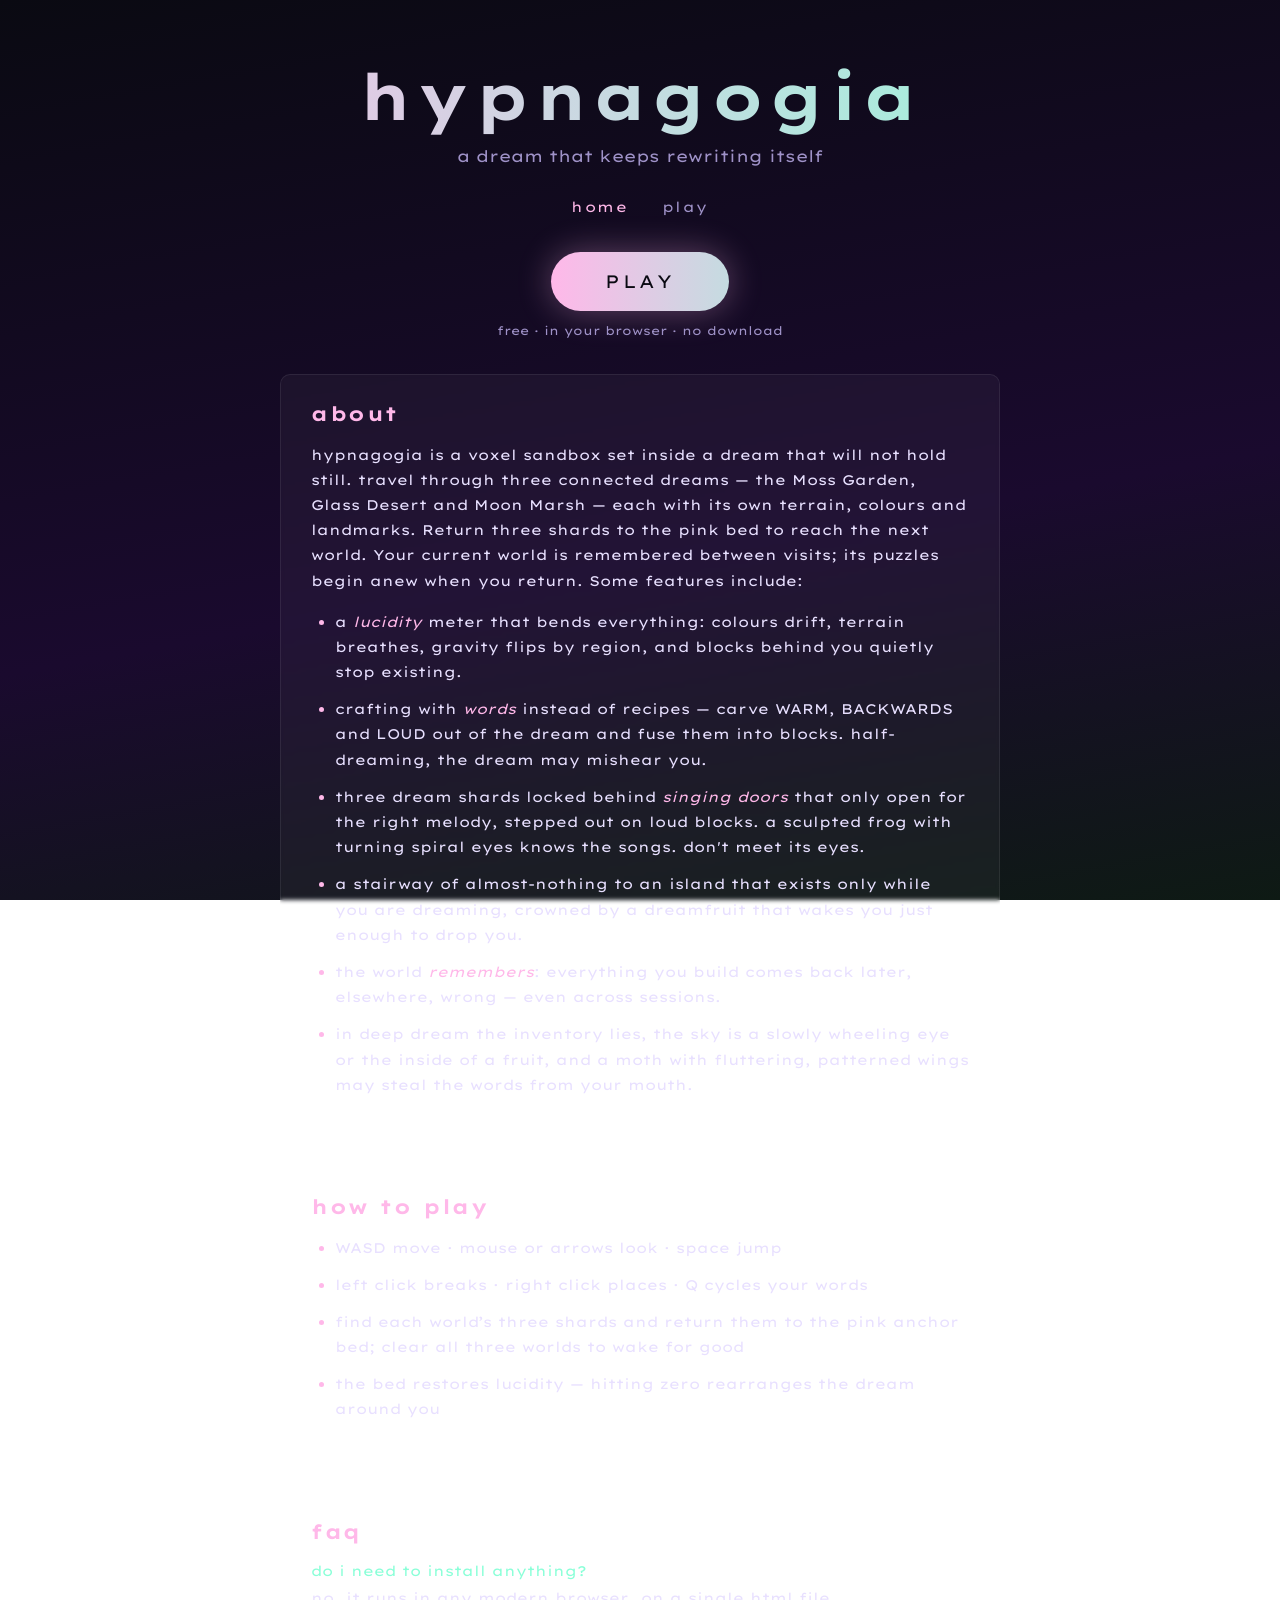
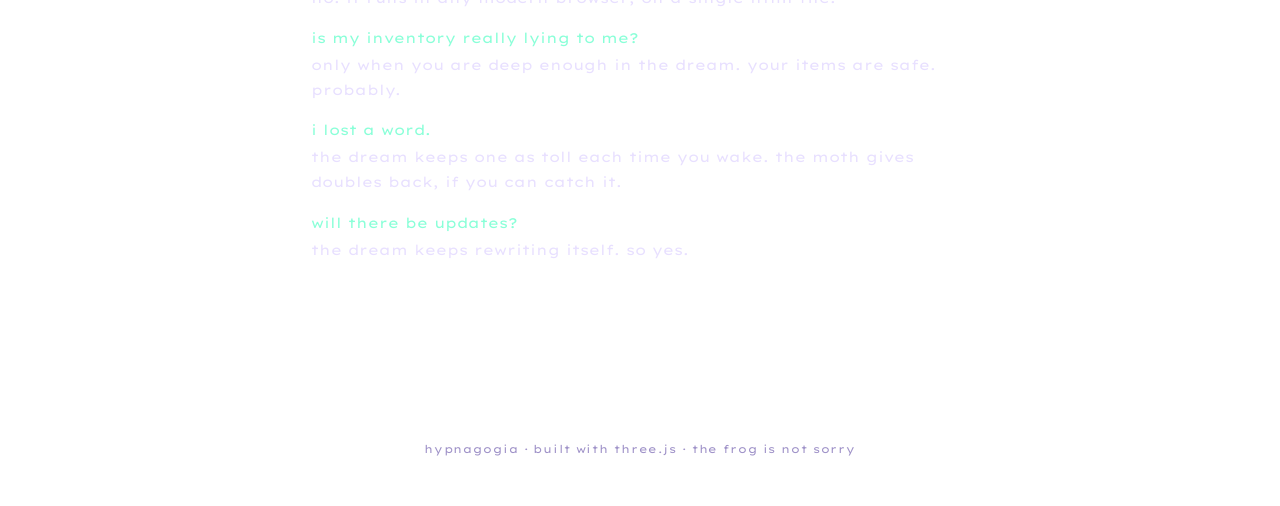
<file: index.html>
<!DOCTYPE HTML>
<html lang="en">
<head>
	<title>hypnagogia</title>
	<meta charset="utf-8" />
	<meta name="viewport" content="width=device-width, initial-scale=1" />
	<meta name="description" content="Hypnagogia: a psychedelic voxel game about a dream that keeps rewriting itself. Playable in your browser.">
	<link rel="stylesheet" href="styles.css" />
	<link rel="preconnect" href="https://fonts.googleapis.com">
	<link rel="preconnect" href="https://fonts.gstatic.com" crossorigin>
	<link href="https://fonts.googleapis.com/css2?family=Lexend+Giga:wght@100..900&display=swap" rel="stylesheet">

	<script type="application/ld+json">
	{
	"@context": "https://schema.org",
	"@type": "VideoGame",
	"name": "Hypnagogia",
	"url": "https://seowebsq.github.io/hypnagogia/",
	"description": "Hypnagogia is a psychedelic voxel sandbox about a dream that keeps rewriting itself, playable in the browser.",
	"playMode": "SinglePlayer",
	"gamePlatform": "Web Browser"
	}
	</script>
</head>
<body>
	<div class="banner">
		<h1>hypnagogia</h1>
		<p class="tagline">a dream that keeps rewriting itself</p>
	</div>

	<nav id="websiteNavigation">
		<ul>
			<li><a href="index.html" class="current">home</a></li>
			<li><a href="play.html">play</a></li>
		</ul>
	</nav>

	<main>
		<div class="playwrap">
			<a class="playbutton" href="play.html">PLAY</a>
			<p class="sub">free · in your browser · no download</p>
		</div>

		<section class="contentSection">
			<h2>about</h2>
			<p>
				hypnagogia is a voxel sandbox set inside a dream that will not hold still.
				travel through three connected dreams — the Moss Garden, Glass Desert and Moon Marsh — each with its own terrain, colours and landmarks. Return three shards to the pink bed to reach the next world. Your current world is remembered between visits; its puzzles begin anew when you return. Some features include:
			</p>
			<ul class="indented-list">
				<li>
					a <i>lucidity</i> meter that bends everything: colours drift, terrain breathes,
					gravity flips by region, and blocks behind you quietly stop existing.
				</li>
				<li>
					crafting with <i>words</i> instead of recipes — carve WARM, BACKWARDS and LOUD
					out of the dream and fuse them into blocks. half-dreaming, the dream may mishear you.
				</li>
				<li>
					three dream shards locked behind <i>singing doors</i> that only open for the right
					melody, stepped out on loud blocks. a sculpted frog with turning spiral eyes knows the songs. don't meet its eyes.
				</li>
				<li>
					a stairway of almost-nothing to an island that exists only while you are dreaming,
					crowned by a dreamfruit that wakes you just enough to drop you.
				</li>
				<li>
					the world <i>remembers</i>: everything you build comes back later, elsewhere,
					wrong — even across sessions.
				</li>
				<li>
					in deep dream the inventory lies, the sky is a slowly wheeling eye or the inside
					of a fruit, and a moth with fluttering, patterned wings may steal the words from your mouth.
				</li>
			</ul>
		</section>

		<section class="contentSection">
			<h2>how to play</h2>
			<ul class="indented-list">
				<li>WASD move · mouse or arrows look · space jump</li>
				<li>left click breaks · right click places · Q cycles your words</li>
				<li>find each world’s three shards and return them to the pink anchor bed; clear all three worlds to wake for good</li>
				<li>the bed restores lucidity — hitting zero rearranges the dream around you</li>
			</ul>
		</section>

		<section class="contentSection">
			<h2>faq</h2>
			<dl class="faq">
				<dt>do i need to install anything?</dt>
				<dd>no. it runs in any modern browser, on a single html file.</dd>
				<dt>is my inventory really lying to me?</dt>
				<dd>only when you are deep enough in the dream. your items are safe. probably.</dd>
				<dt>i lost a word.</dt>
				<dd>the dream keeps one as toll each time you wake. the moth gives doubles back, if you can catch it.</dd>
				<dt>will there be updates?</dt>
				<dd>the dream keeps rewriting itself. so yes.</dd>
			</dl>
		</section>
	</main>

	<footer>hypnagogia · built with three.js · the frog is not sorry</footer>
</body>
</html>
</file>
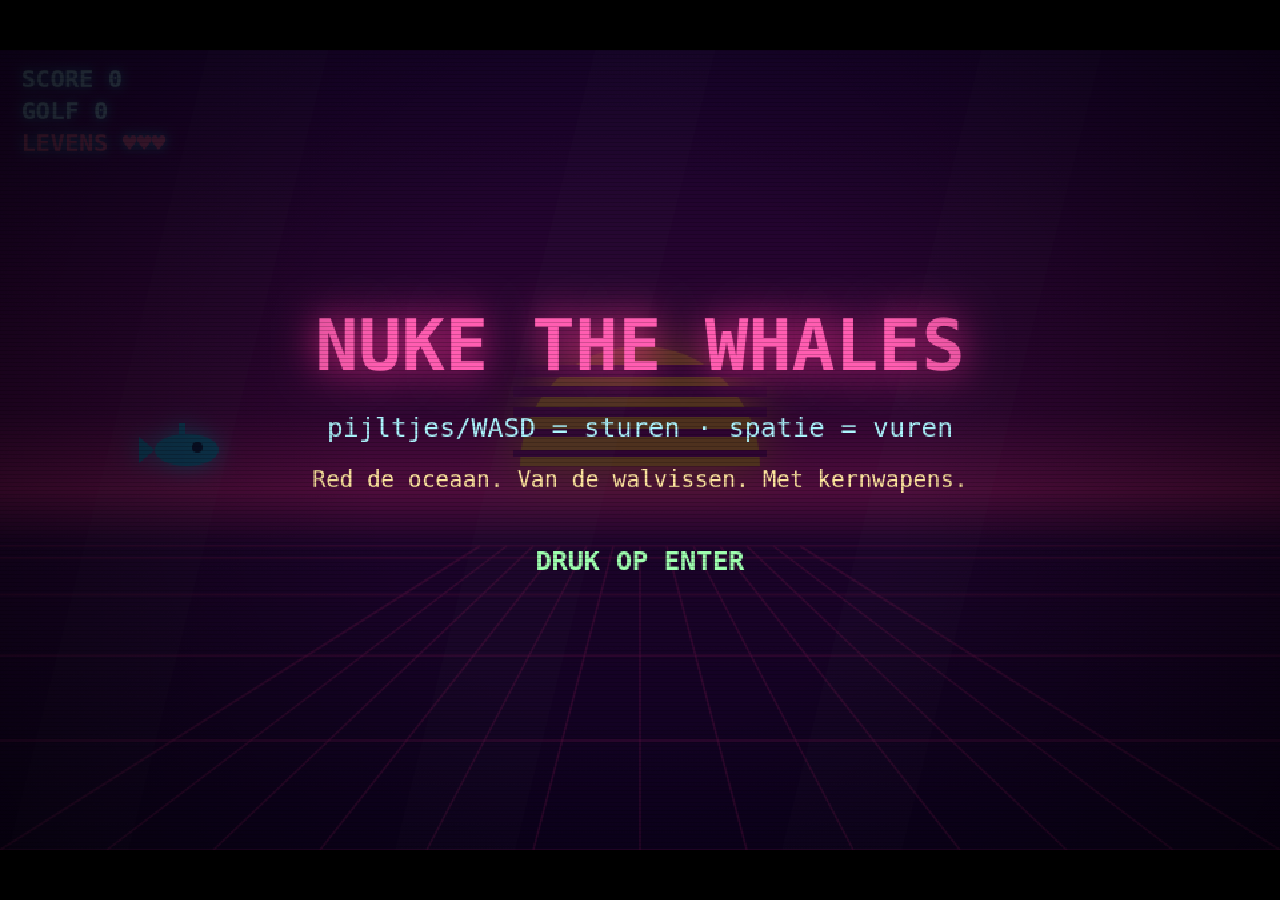
<file: nuke-the-whales.html>
<!doctype html>
<html lang="nl">
<head>
<meta charset="utf-8">
<title>Nuke the Whales</title>
<meta name="viewport" content="width=device-width, initial-scale=1">
<style>
  html, body { margin: 0; height: 100%; background: #000; overflow: hidden; }
  canvas { display: block; width: 100vw; height: 100vh; object-fit: contain; image-rendering: pixelated; }
</style>
</head>
<body>
<canvas id="c" width="960" height="600"></canvas>
<script>
'use strict';
const W = 960, H = 600;
const cv = document.getElementById('c'), ctx = cv.getContext('2d');

// ---------- state ----------
const player = { x: 140, y: 300, vx: 0, vy: 0, r: 18, inv: 0, weapon: null, wTimer: 0, fireCool: 0 };
let bullets = [], shots = [], whales = [], parts = [], pows = [], bubbles = [];
let score = 0, lives = 3, wave = 0, waveSpawn = 0, toSpawn = 0, boss = null, madT = 0;
let state = 'title'; // title | play | over | win
let quote = '', quoteT = 0, shake = 0, time = 0;
const keys = {};

const QUOTES = [
  'Elke ontploffing is een overwinning voor het milieu.',
  'De walvissen vielen ons eerst aan. Dat weet iedereen.',
  'Dit noemen wij een gecontroleerde ecologische transitie.',
  'Nevenschade bestaat niet. Alleen onverwachte winst.',
  'De oceaan was toch al nat.',
  'Wij vechten voor de vrede van de vissen.',
  'Sonar? Wij noemen het voorlichting.',
];
const DEATH_QUOTES = [
  'Een dappere investering in de voedselketen.',
  'De bemanning wist waar ze aan begon. Wij niet.',
  'Dit telt statistisch gezien niet.',
];
function admiral(t) { quote = t; quoteT = 5; }

// ---------- audio ----------
let AC = null, muted = false;
function audio() { AC ??= new AudioContext(); }
function sfx(type) {
  if (!AC || muted) return;
  const t = AC.currentTime, o = AC.createOscillator(), g = AC.createGain();
  o.connect(g); g.connect(AC.destination);
  if (type === 'shoot') {
    o.type = 'square'; o.frequency.setValueAtTime(880, t); o.frequency.exponentialRampToValueAtTime(220, t + 0.08);
    g.gain.setValueAtTime(0.05, t); g.gain.exponentialRampToValueAtTime(0.001, t + 0.1);
    o.start(t); o.stop(t + 0.1);
  } else if (type === 'boom') {
    o.type = 'sawtooth'; o.frequency.setValueAtTime(140, t); o.frequency.exponentialRampToValueAtTime(30, t + 0.4);
    g.gain.setValueAtTime(0.18, t); g.gain.exponentialRampToValueAtTime(0.001, t + 0.45);
    o.start(t); o.stop(t + 0.45);
  } else if (type === 'pow') {
    o.type = 'square';
    [523, 659, 784, 1047].forEach((f, i) => o.frequency.setValueAtTime(f, t + i * 0.07));
    g.gain.setValueAtTime(0.07, t); g.gain.setValueAtTime(0.001, t + 0.3);
    o.start(t); o.stop(t + 0.3);
  } else if (type === 'hit') {
    o.type = 'triangle'; o.frequency.setValueAtTime(90, t);
    g.gain.setValueAtTime(0.2, t); g.gain.exponentialRampToValueAtTime(0.001, t + 0.25);
    o.start(t); o.stop(t + 0.25);
  }
}
// synthwave loop: bass + arp, scheduled ahead
let beat = 0, nextNote = 0;
const BASS = [55, 55, 65.4, 49];           // A1 A1 C2 G1
const ARP = [220, 261.6, 329.6, 440];      // A3 C4 E4 A4
function music() {
  if (!AC || muted) return;
  while (nextNote < AC.currentTime + 0.25) {
    const t = nextNote, b = beat % 16;
    if (b % 4 === 0) { // bass, eighth feel
      const o = AC.createOscillator(), g = AC.createGain(), f = AC.createBiquadFilter();
      o.type = 'sawtooth'; o.frequency.value = BASS[(b / 4) | 0];
      f.type = 'lowpass'; f.frequency.value = 400;
      o.connect(f); f.connect(g); g.connect(AC.destination);
      g.gain.setValueAtTime(0.12, t); g.gain.exponentialRampToValueAtTime(0.01, t + 0.24);
      o.start(t); o.stop(t + 0.25);
    }
    { // arp sixteenths
      const o = AC.createOscillator(), g = AC.createGain();
      o.type = 'square'; o.frequency.value = ARP[b % 4] * (b >= 8 ? 1.5 : 1);
      o.connect(g); g.connect(AC.destination);
      g.gain.setValueAtTime(0.025, t); g.gain.exponentialRampToValueAtTime(0.001, t + 0.12);
      o.start(t); o.stop(t + 0.13);
    }
    nextNote += 60 / 110 / 4; beat++;
  }
}
setInterval(music, 100);

// ---------- entities ----------
function spawnWave() {
  wave++;
  if (wave === 5) { spawnBoss(); return; }
  toSpawn = 3 + wave * 2;
  waveSpawn = 0;
  admiral(QUOTES[(Math.random() * QUOTES.length) | 0]);
}
function spawnWhale() {
  const big = Math.random() < 0.2;
  whales.push({
    x: W + 60, y: 80 + Math.random() * (H - 200), r: big ? 42 : 30,
    hp: (big ? 5 : 2) + ((wave / 2) | 0), big,
    px: 500 + Math.random() * 360,                 // patrol column
    ph: Math.random() * 7, shoot: 1 + Math.random() * 2.5,
    hue: 285 + Math.random() * 40,
  });
}
function spawnBoss() {
  boss = { x: W + 200, y: H / 2, r: 95, hp: 150, maxHp: 150, ph: 0, shoot: 2, laserT: 0, laserY: 0, phase: 0 };
  admiral('MOBY DICK CHENEY nadert. Defensiebudget: $600 mld.');
}
function explode(x, y, n, hue) {
  for (let i = 0; i < n; i++) {
    const a = Math.random() * Math.PI * 2, s = 40 + Math.random() * 180;
    parts.push({ x, y, vx: Math.cos(a) * s, vy: Math.sin(a) * s, life: 0.5 + Math.random() * 0.5, hue: hue ?? 110 });
  }
  shake = Math.min(14, shake + n * 0.4);
  sfx('boom');
}
function dropPow(x, y) {
  if (Math.random() > 0.22) return;
  const kind = ['R', 'D', 'M'][(Math.random() * 3) | 0];
  pows.push({ x, y, kind, t: 0 });
}
function killWhale(w, i) {
  whales.splice(i, 1);
  score += 100 * wave;
  explode(w.x, w.y, 24);
  dropPow(w.x, w.y);
}
function hitPlayer() {
  if (player.inv > 0 || madT > 0) return;
  lives--;
  explode(player.x, player.y, 30, 180);
  sfx('hit');
  admiral(DEATH_QUOTES[(Math.random() * DEATH_QUOTES.length) | 0]);
  if (lives <= 0) { state = 'over'; admiral('Missie volbracht. Stuur de factuur naar de natuur.'); return; }
  player.x = 140; player.y = H / 2; player.inv = 2.5;
  player.weapon = null;
}

// ---------- update ----------
function fire() {
  if (player.fireCool > 0) return;
  const { x, y } = player;
  if (player.weapon === 'R') {               // Reagan Ray: continuous piercing beam, handled in update
    player.fireCool = 0;
  } else if (player.weapon === 'D') {        // Disco Torpedo: 3-way rainbow spread
    for (const a of [-0.22, 0, 0.22])
      bullets.push({ x: x + 20, y, vx: Math.cos(a) * 520, vy: Math.sin(a) * 520, disco: true });
    player.fireCool = 0.18; sfx('shoot');
  } else {
    bullets.push({ x: x + 20, y, vx: 520, vy: 0 });
    player.fireCool = 0.22; sfx('shoot');
  }
}
function update(dt) {
  time += dt;
  if (state !== 'play') return;
  quoteT -= dt; shake = Math.max(0, shake - 40 * dt);
  player.inv -= dt; player.fireCool -= dt;
  if (player.weapon && (player.wTimer -= dt) <= 0) player.weapon = null;

  // player movement
  const sp = 300;
  player.vx = ((keys.ArrowRight || keys.KeyD) ? 1 : 0) - ((keys.ArrowLeft || keys.KeyA) ? 1 : 0);
  player.vy = ((keys.ArrowDown || keys.KeyS) ? 1 : 0) - ((keys.ArrowUp || keys.KeyW) ? 1 : 0);
  player.x = Math.max(30, Math.min(W - 30, player.x + player.vx * sp * dt));
  player.y = Math.max(30, Math.min(H - 60, player.y + player.vy * sp * dt));
  if (keys.Space || keys.KeyX) fire();

  // Reagan Ray: damage everything on the beam line
  if (player.weapon === 'R' && (keys.Space || keys.KeyX)) {
    for (let i = whales.length - 1; i >= 0; i--) {
      const w = whales[i];
      if (w.x > player.x && Math.abs(w.y - player.y) < w.r) {
        w.hp -= 14 * dt;
        if (w.hp <= 0) killWhale(w, i);
      }
    }
    if (boss && boss.x > player.x && Math.abs(boss.y - player.y) < boss.r) boss.hp -= 10 * dt;
    for (let i = shots.length - 1; i >= 0; i--)
      if (shots[i].x > player.x && Math.abs(shots[i].y - player.y) < 10) { explode(shots[i].x, shots[i].y, 4); shots.splice(i, 1); score += 10; }
  }

  // wave spawning
  if (!boss && toSpawn > 0 && (waveSpawn -= dt) <= 0) { waveSpawn = 0.9; toSpawn--; spawnWhale(); }
  if (!boss && toSpawn <= 0 && whales.length === 0) spawnWave();

  // whales
  for (let i = whales.length - 1; i >= 0; i--) {
    const w = whales[i];
    w.ph += dt;
    if (w.x > w.px) w.x -= (60 + wave * 8) * dt;
    w.y += Math.sin(w.ph * 1.6) * 40 * dt;
    if ((w.shoot -= dt) <= 0) {
      w.shoot = 2.2 + Math.random() * 2.5 - wave * 0.1;
      const a = Math.atan2(player.y - w.y, player.x - w.x);
      shots.push({ x: w.x - w.r, y: w.y, vx: Math.cos(a) * 170, vy: Math.sin(a) * 170, hom: 0.9 });
      sfx('shoot');
    }
    if (Math.hypot(w.x - player.x, w.y - player.y) < w.r + player.r) hitPlayer();
  }

  // boss
  if (boss) {
    boss.ph += dt;
    if (boss.x > 740) boss.x -= 70 * dt;
    boss.y = H / 2 + Math.sin(boss.ph * 0.7) * 170;
    const rate = boss.hp < boss.maxHp / 2 ? 1.3 : 2.2;
    if ((boss.shoot -= dt) <= 0) {
      boss.shoot = rate;
      for (const off of [-0.35, 0, 0.35]) {
        const a = Math.atan2(player.y - boss.y, player.x - boss.x) + off;
        shots.push({ x: boss.x - boss.r, y: boss.y, vx: Math.cos(a) * 200, vy: Math.sin(a) * 200, hom: 0.4 });
      }
      sfx('shoot');
    }
    boss.laserT -= dt;
    if (boss.laserT < -6) { boss.laserT = 0.9; boss.laserY = player.y; } // telegraph 0.9s, then fire
    if (boss.laserT > 0 && boss.laserT - dt <= 0) {                     // beam moment
      explode(boss.x - boss.r, boss.laserY, 6, 0);
      if (Math.abs(player.y - boss.laserY) < 26 && player.x < boss.x) hitPlayer();
      boss.laserT = -0.5; // short active flash drawn below
    }
    if (Math.hypot(boss.x - player.x, boss.y - player.y) < boss.r + player.r) hitPlayer();
    if (boss.hp <= 0) {
      explode(boss.x, boss.y, 120, 110); explode(boss.x, boss.y, 60, 300);
      score += 10000; boss = null; state = 'win';
      admiral('Het milieu is eindelijk veilig. Voor ons.');
    }
  }

  // bullets
  for (let i = bullets.length - 1; i >= 0; i--) {
    const b = bullets[i];
    b.x += b.vx * dt; b.y += b.vy * dt;
    if (b.x > W + 20 || b.y < -20 || b.y > H + 20) { bullets.splice(i, 1); continue; }
    let hit = false;
    for (let j = whales.length - 1; j >= 0; j--) {
      const w = whales[j];
      if (Math.hypot(b.x - w.x, b.y - w.y) < w.r) {
        w.hp -= 1; hit = true;
        parts.push({ x: b.x, y: b.y, vx: 60, vy: 0, life: 0.2, hue: 110 });
        if (w.hp <= 0) killWhale(w, j);
        break;
      }
    }
    if (!hit && boss && Math.hypot(b.x - boss.x, b.y - boss.y) < boss.r) { boss.hp -= 1; hit = true; parts.push({ x: b.x, y: b.y, vx: 60, vy: 0, life: 0.2, hue: 110 }); }
    if (!hit) for (let j = shots.length - 1; j >= 0; j--) {
      if (Math.hypot(b.x - shots[j].x, b.y - shots[j].y) < 12) { explode(shots[j].x, shots[j].y, 4); shots.splice(j, 1); score += 10; hit = true; break; }
    }
    if (hit) bullets.splice(i, 1);
  }

  // enemy missiles (slightly homing)
  for (let i = shots.length - 1; i >= 0; i--) {
    const s = shots[i];
    if (s.hom) {
      const a = Math.atan2(player.y - s.y, player.x - s.x);
      const cur = Math.atan2(s.vy, s.vx);
      let d = a - cur; while (d > Math.PI) d -= 2 * Math.PI; while (d < -Math.PI) d += 2 * Math.PI;
      const na = cur + Math.max(-s.hom * dt, Math.min(s.hom * dt, d));
      const v = Math.hypot(s.vx, s.vy);
      s.vx = Math.cos(na) * v; s.vy = Math.sin(na) * v;
    }
    s.x += s.vx * dt; s.y += s.vy * dt;
    if (s.x < -30 || s.x > W + 30 || s.y < -30 || s.y > H + 30) { shots.splice(i, 1); continue; }
    if (Math.hypot(s.x - player.x, s.y - player.y) < player.r + 6) { shots.splice(i, 1); hitPlayer(); }
  }

  // powerups
  for (let i = pows.length - 1; i >= 0; i--) {
    const p = pows[i];
    p.t += dt; p.y += Math.sin(p.t * 3) * 20 * dt; p.x -= 40 * dt;
    if (p.x < -20) { pows.splice(i, 1); continue; }
    if (Math.hypot(p.x - player.x, p.y - player.y) < player.r + 14) {
      pows.splice(i, 1); sfx('pow');
      if (p.kind === 'M') {               // Mutually Assured Disco
        madT = 1.6;
        admiral('MUTUALLY ASSURED DISCO. Iedereen danst. Niemand wint.');
        for (let j = whales.length - 1; j >= 0; j--) { score += 100 * wave; explode(whales[j].x, whales[j].y, 18, (j * 40) % 360); }
        whales.length = 0; shots.length = 0;
        if (boss) { boss.hp -= 30; explode(boss.x, boss.y, 30, 300); }
      } else {
        player.weapon = p.kind; player.wTimer = 9;
        admiral(p.kind === 'R' ? 'REAGAN RAY: vertrouw ons, het is wetenschap.' : 'DISCO TORPEDO: drie keer raak, één keer funky.');
      }
    }
  }
  madT -= dt;

  // particles & bubbles
  for (let i = parts.length - 1; i >= 0; i--) {
    const p = parts[i];
    p.x += p.vx * dt; p.y += p.vy * dt; p.vy -= 30 * dt; p.life -= dt;
    if (p.life <= 0) parts.splice(i, 1);
  }
  if (Math.random() < dt * 8) bubbles.push({ x: Math.random() * W, y: H + 10, s: 2 + Math.random() * 4, v: 25 + Math.random() * 40 });
  for (let i = bubbles.length - 1; i >= 0; i--) { bubbles[i].y -= bubbles[i].v * dt; if (bubbles[i].y < -10) bubbles.splice(i, 1); }
}

// ---------- drawing ----------
function neon(color, blur) { ctx.shadowColor = color; ctx.shadowBlur = blur; }
function drawBG() {
  const g = ctx.createLinearGradient(0, 0, 0, H);
  g.addColorStop(0, '#3d0a5e'); g.addColorStop(0.45, '#8e1370'); g.addColorStop(0.55, '#ff2d95'); g.addColorStop(0.62, '#4a0d55'); g.addColorStop(1, '#14032b');
  ctx.fillStyle = g; ctx.fillRect(0, 0, W, H);
  // synth sun, drowned
  neon('#ff9e2d', 40);
  ctx.fillStyle = '#ffb02d';
  ctx.beginPath(); ctx.arc(W / 2, H * 0.52, 90, Math.PI, 0); ctx.fill();
  ctx.shadowBlur = 0;
  ctx.fillStyle = '#8e1370';
  for (let i = 0; i < 5; i++) ctx.fillRect(W / 2 - 95, H * 0.52 - 12 - i * 16, 190, 5 + i);
  // grid floor
  ctx.strokeStyle = 'rgba(255,45,149,0.5)'; ctx.lineWidth = 1.5;
  for (let i = 0; i <= 12; i++) {
    const x = (i / 12) * W;
    ctx.beginPath(); ctx.moveTo(W / 2 + (x - W / 2) * 0.25, H * 0.62); ctx.lineTo(x, H); ctx.stroke();
  }
  for (let i = 0; i < 6; i++) {
    const y = H * 0.62 + (i / 5) ** 2 * (H * 0.38);
    ctx.beginPath(); ctx.moveTo(0, y); ctx.lineTo(W, y); ctx.stroke();
  }
  // light shafts
  ctx.fillStyle = 'rgba(255,255,255,0.045)';
  for (let i = 0; i < 4; i++) {
    const x = ((i * 290 + time * 12) % (W + 300)) - 150;
    ctx.beginPath(); ctx.moveTo(x, 0); ctx.lineTo(x + 90, 0); ctx.lineTo(x - 60, H); ctx.lineTo(x - 150, H); ctx.fill();
  }
  ctx.fillStyle = 'rgba(255,255,255,0.25)';
  for (const b of bubbles) { ctx.beginPath(); ctx.arc(b.x, b.y, b.s, 0, 7); ctx.fill(); }
}
function drawSub() {
  if (player.inv > 0 && state === 'play' && ((time * 10) | 0) % 2) return; // blink
  const { x, y } = player;
  neon('#2de8ff', 18);
  ctx.fillStyle = '#19c8e6';
  ctx.beginPath(); ctx.ellipse(x, y, 24, 12, 0, 0, 7); ctx.fill();
  ctx.fillRect(x - 6, y - 20, 5, 10);                         // periscope
  ctx.beginPath(); ctx.moveTo(x - 24, y); ctx.lineTo(x - 36, y - 10); ctx.lineTo(x - 36, y + 10); ctx.fill(); // tail fin
  ctx.shadowBlur = 0;
  ctx.fillStyle = '#063a4a';
  ctx.beginPath(); ctx.arc(x + 8, y - 2, 4, 0, 7); ctx.fill(); // porthole
  if (player.weapon === 'R' && (keys.Space || keys.KeyX) && state === 'play') {
    neon('#ff4040', 22);
    const g = ctx.createLinearGradient(x, 0, W, 0);
    g.addColorStop(0, 'rgba(255,80,80,0.95)'); g.addColorStop(1, 'rgba(255,80,80,0.4)');
    ctx.fillStyle = g; ctx.fillRect(x + 20, y - 4, W - x, 8);
    ctx.shadowBlur = 0;
  }
}
function drawWhale(w, isBoss) {
  const flap = Math.sin(w.ph * 5) * 0.4;
  neon(isBoss ? '#b0b8c8' : `hsl(${w.hue}, 90%, 60%)`, 16);
  ctx.fillStyle = isBoss ? '#78808f' : `hsl(${w.hue}, 70%, 48%)`;
  ctx.beginPath(); ctx.ellipse(w.x, w.y, w.r * 1.25, w.r * 0.72, 0, 0, 7); ctx.fill();
  // tail
  ctx.beginPath();
  ctx.moveTo(w.x + w.r * 1.15, w.y);
  ctx.lineTo(w.x + w.r * 1.8, w.y - w.r * (0.55 + flap));
  ctx.lineTo(w.x + w.r * 1.8, w.y + w.r * (0.55 - flap));
  ctx.fill();
  ctx.shadowBlur = 0;
  // robot panel + rivets
  ctx.strokeStyle = 'rgba(0,0,0,0.45)'; ctx.lineWidth = 2;
  ctx.beginPath(); ctx.moveTo(w.x - w.r * 0.9, w.y + w.r * 0.1); ctx.lineTo(w.x + w.r * 0.9, w.y + w.r * 0.1); ctx.stroke();
  ctx.fillStyle = 'rgba(0,0,0,0.5)';
  for (let i = -2; i <= 2; i++) { ctx.beginPath(); ctx.arc(w.x + i * w.r * 0.4, w.y + w.r * 0.3, 2.5, 0, 7); ctx.fill(); }
  // red robot eye
  neon('#ff2020', 12);
  ctx.fillStyle = '#ff3030';
  ctx.beginPath(); ctx.arc(w.x - w.r * 0.8, w.y - w.r * 0.15, isBoss ? 9 : 5, 0, 7); ctx.fill();
  ctx.shadowBlur = 0;
  if (isBoss) { // monocle + dollar blowhole
    ctx.strokeStyle = '#ffd700'; ctx.lineWidth = 3;
    ctx.beginPath(); ctx.arc(w.x - w.r * 0.8, w.y - w.r * 0.15, 15, 0, 7); ctx.stroke();
    ctx.fillStyle = '#9fffb0'; ctx.font = 'bold 22px monospace'; ctx.textAlign = 'center';
    ctx.fillText('$', w.x - w.r * 0.2, w.y - w.r * 0.55);
  }
}
function drawHUD() {
  ctx.textAlign = 'left'; ctx.font = 'bold 18px monospace';
  neon('#2de8ff', 8); ctx.fillStyle = '#aef6ff';
  ctx.fillText('SCORE ' + score, 16, 28);
  ctx.fillText('GOLF ' + wave, 16, 52);
  ctx.fillStyle = '#ff6e9e';
  ctx.fillText('LEVENS ' + '♥'.repeat(Math.max(0, lives)), 16, 76);
  if (player.weapon) {
    ctx.fillStyle = '#9fffb0';
    ctx.fillText((player.weapon === 'R' ? 'REAGAN RAY ' : 'DISCO TORPEDO ') + Math.ceil(player.wTimer), 16, 100);
  }
  ctx.shadowBlur = 0;
  if (boss) { // defensiebudget bar
    ctx.textAlign = 'center'; ctx.font = 'bold 14px monospace';
    ctx.fillStyle = '#fff'; ctx.fillText('MOBY DICK CHENEY — DEFENSIEBUDGET: $' + Math.max(0, Math.ceil(boss.hp * 4)) + ' MLD', W / 2, 24);
    ctx.fillStyle = '#400'; ctx.fillRect(W / 2 - 200, 32, 400, 12);
    ctx.fillStyle = '#ffd700'; ctx.fillRect(W / 2 - 200, 32, 400 * Math.max(0, boss.hp / boss.maxHp), 12);
  }
  if (quoteT > 0) {
    ctx.textAlign = 'center'; ctx.font = 'bold 17px monospace';
    ctx.fillStyle = `rgba(255,230,160,${Math.min(1, quoteT)})`;
    ctx.fillText('ADMIRAAL: “' + quote + '”', W / 2, H - 24);
  }
}
function drawOverlay(title, sub1, sub2) {
  ctx.fillStyle = 'rgba(10,0,25,0.72)'; ctx.fillRect(0, 0, W, H);
  ctx.textAlign = 'center';
  neon('#ff2d95', 30);
  ctx.fillStyle = '#ff5db1'; ctx.font = 'bold 54px monospace';
  ctx.fillText(title, W / 2, H / 2 - 60);
  ctx.shadowBlur = 0;
  ctx.fillStyle = '#aef6ff'; ctx.font = '20px monospace';
  ctx.fillText(sub1, W / 2, H / 2 - 10);
  ctx.fillStyle = '#ffe6a0'; ctx.font = '17px monospace';
  ctx.fillText(sub2, W / 2, H / 2 + 28);
  ctx.fillStyle = '#9fffb0'; ctx.font = 'bold 20px monospace';
  ctx.fillText(state === 'title' ? 'DRUK OP ENTER' : 'ENTER = OPNIEUW', W / 2, H / 2 + 90);
}
function draw() {
  ctx.save();
  if (shake > 0) ctx.translate((Math.random() - 0.5) * shake, (Math.random() - 0.5) * shake);
  drawBG();
  // powerups
  for (const p of pows) {
    neon('#9fffb0', 14);
    ctx.fillStyle = p.kind === 'M' ? `hsl(${(time * 300) % 360},90%,65%)` : '#39e87a';
    ctx.beginPath(); ctx.arc(p.x, p.y, 13, 0, 7); ctx.fill();
    ctx.shadowBlur = 0;
    ctx.fillStyle = '#06260e'; ctx.font = 'bold 15px monospace'; ctx.textAlign = 'center';
    ctx.fillText(p.kind, p.x, p.y + 5);
  }
  // bullets
  for (const b of bullets) {
    neon(b.disco ? `hsl(${(time * 500) % 360},100%,60%)` : '#2de8ff', 10);
    ctx.fillStyle = b.disco ? `hsl(${(time * 500) % 360},100%,70%)` : '#bdf6ff';
    ctx.fillRect(b.x - 8, b.y - 2, 16, 4);
  }
  // enemy missiles
  for (const s of shots) {
    neon('#ff4040', 12);
    ctx.fillStyle = '#ff7050';
    ctx.save(); ctx.translate(s.x, s.y); ctx.rotate(Math.atan2(s.vy, s.vx));
    ctx.fillRect(-9, -3, 18, 6);
    ctx.fillStyle = '#ffd040'; ctx.fillRect(-13, -2, 4, 4); // exhaust
    ctx.restore();
  }
  ctx.shadowBlur = 0;
  for (const w of whales) drawWhale(w, false);
  if (boss) {
    drawWhale(boss, true);
    if (boss.laserT > 0) { // telegraph line
      ctx.strokeStyle = `rgba(255,60,60,${0.3 + 0.5 * Math.sin(time * 30)})`; ctx.lineWidth = 3;
      ctx.setLineDash([12, 10]);
      ctx.beginPath(); ctx.moveTo(0, boss.laserY); ctx.lineTo(boss.x - boss.r, boss.laserY); ctx.stroke();
      ctx.setLineDash([]);
    } else if (boss.laserT > -0.5) { // active beam flash
      neon('#ff3030', 25); ctx.fillStyle = 'rgba(255,70,70,0.9)';
      ctx.fillRect(0, boss.laserY - 12, boss.x - boss.r, 24);
      ctx.shadowBlur = 0;
    }
  }
  drawSub();
  // toxic green particles
  for (const p of parts) {
    neon(`hsl(${p.hue},100%,60%)`, 12);
    ctx.fillStyle = `hsla(${p.hue},100%,62%,${Math.min(1, p.life * 2)})`;
    ctx.beginPath(); ctx.arc(p.x, p.y, 3.2, 0, 7); ctx.fill();
  }
  ctx.shadowBlur = 0;
  // Mutually Assured Disco
  if (madT > 0) {
    ctx.fillStyle = `hsla(${(time * 700) % 360},100%,60%,0.16)`; ctx.fillRect(0, 0, W, H);
    neon('#fff', 30); ctx.fillStyle = '#e8e8f8';
    ctx.beginPath(); ctx.arc(W / 2, 110, 34, 0, 7); ctx.fill();
    ctx.shadowBlur = 0;
    for (let i = 0; i < 10; i++) { // mirror ball rays
      const a = i / 10 * Math.PI * 2 + time * 3;
      ctx.strokeStyle = `hsla(${i * 36},100%,65%,0.5)`; ctx.lineWidth = 4;
      ctx.beginPath(); ctx.moveTo(W / 2, 110); ctx.lineTo(W / 2 + Math.cos(a) * 900, 110 + Math.sin(a) * 900); ctx.stroke();
    }
  }
  drawHUD();
  if (state === 'title') drawOverlay('NUKE THE WHALES', 'pijltjes/WASD = sturen · spatie = vuren', 'Red de oceaan. Van de walvissen. Met kernwapens.');
  if (state === 'over') drawOverlay('GAME OVER', 'SCORE: ' + score, 'ADMIRAAL: “Missie volbracht. Stuur de factuur naar de natuur.”');
  if (state === 'win') drawOverlay('OVERWINNING', 'SCORE: ' + score, 'Het milieu is eindelijk veilig. Voor ons.');
  ctx.restore();
  // CRT: scanlines + vignette + flicker
  ctx.fillStyle = 'rgba(0,0,0,0.18)';
  for (let y = 0; y < H; y += 3) ctx.fillRect(0, y, W, 1);
  const v = ctx.createRadialGradient(W / 2, H / 2, H / 3, W / 2, H / 2, H * 0.95);
  v.addColorStop(0, 'rgba(0,0,0,0)'); v.addColorStop(1, 'rgba(0,0,0,0.55)');
  ctx.fillStyle = v; ctx.fillRect(0, 0, W, H);
  if (((time * 60) | 0) % 47 === 0) { ctx.fillStyle = 'rgba(255,255,255,0.03)'; ctx.fillRect(0, 0, W, H); }
}

// ---------- input & loop ----------
function reset() {
  score = 0; lives = 3; wave = 0; toSpawn = 0;
  bullets = []; shots = []; whales = []; pows = []; boss = null; madT = 0;
  player.x = 140; player.y = H / 2; player.inv = 2; player.weapon = null;
  state = 'play';
  spawnWave();
}
addEventListener('keydown', e => {
  keys[e.code] = true;
  if (['Space', 'ArrowUp', 'ArrowDown', 'ArrowLeft', 'ArrowRight'].includes(e.code)) e.preventDefault();
  audio();
  if (e.code === 'Enter' && state !== 'play') reset();
  if (e.code === 'KeyP' && state === 'play') state = 'pause';
  else if (e.code === 'KeyP' && state === 'pause') state = 'play';
  if (e.code === 'KeyN') muted = !muted;
});
addEventListener('keyup', e => keys[e.code] = false);
addEventListener('pointerdown', () => { audio(); if (state !== 'play' && state !== 'pause') reset(); });

let last = 0;
function loop(t) {
  requestAnimationFrame(loop);
  const dt = Math.min(0.05, (t - last) / 1000 || 0.016);
  last = t;
  if (state !== 'pause') update(dt);
  draw();
  if (state === 'pause') {
    ctx.textAlign = 'center'; ctx.fillStyle = '#fff'; ctx.font = 'bold 30px monospace';
    ctx.fillText('PAUZE', W / 2, H / 2);
  }
}
requestAnimationFrame(loop);

// ponytail: console-test handle — frame-independent stepping
window.DBG = {
  player, get whales() { return whales; }, get boss() { return boss; }, get shots() { return shots; },
  get pows() { return pows; }, get state() { return state; }, set state(s) { state = s; },
  get score() { return score; }, get lives() { return lives; }, get wave() { return wave; },
  keys, reset, spawnBoss: () => { whales.length = 0; toSpawn = 0; spawnBoss(); },
  pow(kind) { pows.push({ x: player.x + 1, y: player.y, kind, t: 0 }); },
  step(n, dt = 1 / 60) { for (let i = 0; i < n; i++) update(dt); },
  get quote() { return quote; },
};
</script>
</body>
</html>
</file>
<file: styles.css>
:root {
  --ink: #e8e0ff;
  --dim: #9f92c8;
  --bg0: #0a0a12;
  --bg1: #1a0a2e;
  --accent: #ffb8e9;
  --accent2: #8affd8;
}

* { box-sizing: border-box; }

html, body {
  margin: 0;
  color: var(--ink);
  font-family: 'Lexend Giga', monospace, sans-serif;
  background: linear-gradient(170deg, var(--bg0), var(--bg1) 60%, #0e1a14);
  background-attachment: fixed;
  min-height: 100%;
}

.banner {
  text-align: center;
  padding: 56px 16px 8px;
}
.banner h1 {
  margin: 0;
  font-size: clamp(28px, 7vw, 64px);
  font-weight: 700;
  letter-spacing: 0.06em;
  background: linear-gradient(90deg, #ffb8e9, #8affd8, #b8c9ff, #ffe9a8, #ffb8e9);
  background-size: 400% 100%;
  -webkit-background-clip: text;
  background-clip: text;
  color: transparent;
  animation: drift 14s linear infinite;
}
.banner p.tagline {
  color: var(--dim);
  margin: 10px 0 0;
  font-size: clamp(12px, 2.4vw, 16px);
}
@keyframes drift { to { background-position: 400% 0; } }

nav#websiteNavigation { text-align: center; margin: 22px 0; }
nav#websiteNavigation ul { list-style: none; padding: 0; margin: 0; }
nav#websiteNavigation li { display: inline-block; margin: 0 14px; }
nav#websiteNavigation a {
  color: var(--dim);
  text-decoration: none;
  font-size: 14px;
  letter-spacing: 0.1em;
}
nav#websiteNavigation a.current, nav#websiteNavigation a:hover { color: var(--accent); }

main { max-width: 760px; margin: 0 auto; padding: 0 20px 80px; }

.contentSection {
  background: #ffffff0a;
  border: 1px solid #ffffff14;
  border-radius: 10px;
  padding: 26px 30px;
  margin: 26px 0;
  backdrop-filter: blur(2px);
}
.contentSection h2 {
  margin-top: 0;
  font-size: 20px;
  letter-spacing: 0.08em;
  color: var(--accent);
}
.contentSection p, .contentSection li {
  font-size: 14px;
  line-height: 1.8;
  color: var(--ink);
}
.contentSection a { color: var(--accent2); }
ul.indented-list { padding-left: 24px; }
ul.indented-list li { margin-bottom: 12px; }
ul.indented-list li::marker { color: var(--accent); }
.contentSection i { color: var(--accent); font-style: italic; }

.playwrap { text-align: center; margin: 36px 0; }
a.playbutton {
  display: inline-block;
  padding: 18px 54px;
  font-family: inherit;
  font-size: 18px;
  letter-spacing: 0.14em;
  text-decoration: none;
  color: var(--bg0);
  background: linear-gradient(90deg, var(--accent), var(--accent2));
  background-size: 200% 100%;
  border-radius: 999px;
  animation: drift 6s linear infinite;
  box-shadow: 0 0 34px #ffb8e955;
  transition: transform .15s;
}
a.playbutton:hover { transform: scale(1.06) rotate(-1deg); }
.playwrap .sub { color: var(--dim); font-size: 12px; margin-top: 12px; }

dl.faq dt { color: var(--accent2); font-size: 14px; margin-top: 18px; }
dl.faq dd { margin: 6px 0 0 0; font-size: 14px; line-height: 1.8; color: var(--ink); }

footer {
  text-align: center;
  color: var(--dim);
  font-size: 11px;
  padding: 30px 16px 50px;
  letter-spacing: 0.08em;
}
</file>
